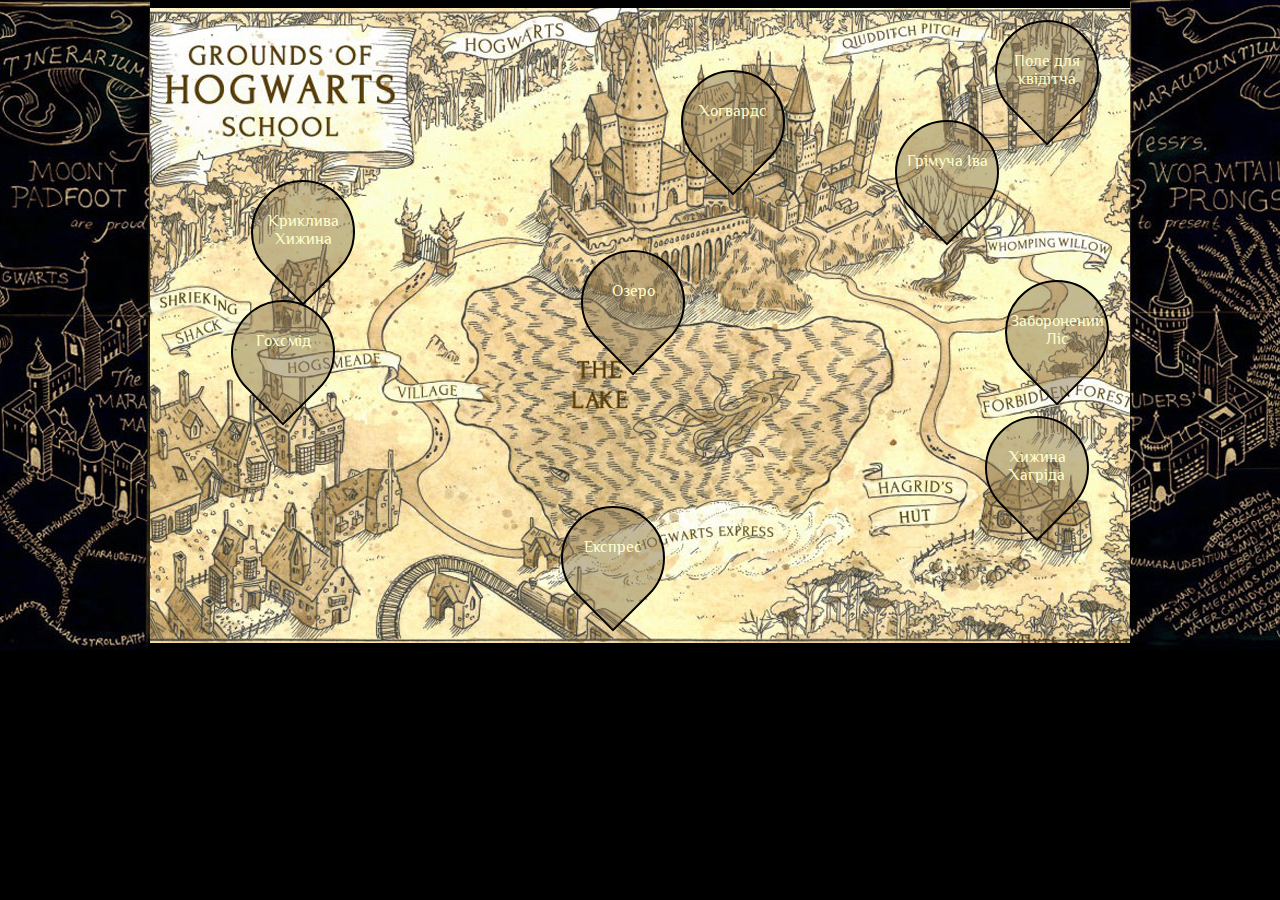
<file: indexes/11.01/index.html>
<!Doctype HTML>

<html>

	<head>
		<title>Map</title>
		<meta charset="utf-8">
		<link rel="stylesheet" href="style.css">
	</head>
	
	<body>
	<div style="position: relative; overflow: hidden;">
			<section class="map">
			<ul class="pointer">
				<li id="link1">
					<p>
						<a href="#link1_about">Хогвардс</a>
					</p>
				</li>
				<li id="link2">
					<p>
						<a href="#link2_about">Криклива Хижина</a>
					</p>
				</li>
				<li id="link3">
					<p>
						<a href="#link3_about">Гохсмід</a>
					</p>
				</li>
				<li id="link4">
					<p>
						<a href="#link4_about">Озеро</a>
					</p>
				</li>
				<li id="link5">
					<p>
						<a href="#link5_about">Експрес</a>
					</p>
				</li>
				<li id="link6">
					<p>
						<a href="#link6_about">Поле для квідітча</a>
					</p>
				</li>
				<li id="link7">
					<p>
						<a href="#link7_about">Грімуча Іва</a>
					</p>
				</li>
				<li id="link8">
					<p>
						<a href="#link8_about">Заборонений Ліс</a>
					</p>
				</li>
				<li id="link9">
					<p>
						<a href="#link9_about">Хижина Хагріда</a>
					</p>
				</li>
			</ul>
		</section>
		
		<div class="left_cover">
			<img src="images/left_cover.jpg">
		</div>
		
		<div class="right_cover">
			<img src="images/right_cover.jpg">
		</div>
	</div>
	<ul class="about">
		<li id="link1_about">
			<a href="#modal-close">Close</a>
			<p>Хогвартс є єдиною школою магії у Великобританії і Ірландії. У неї приймаються діти, які досягли 11 років і які мають магічними здібностями. Навчання триває 7 років. В кінці кожного року здаються іспити, але особливо важливі для майбутнього учнів іспити в кінці п'ятого і сьомого року (СОВ і ЖАБА).</p>
		</li>
		<li id="link2_about">
			<a href="#modal-close">Close</a>
			<p></p>
		</li>
		<li id="link3_about">
			<a href="#modal-close">Close</a>
			<p>Гогсмід (англ. Hogsmeade) - маленьке село, розташована недалеко від Хогвартса, єдиний населений пункт в Великобританії, де зовсім немає маглів. Заснована в середні століття Енгістом з Вудкрофта.</p>
		</li>
		<li id="link4_about">
			<a href="#modal-close">Close</a>
			<p>Чорне озеро (англ. Great Lake, or Black Lake) - гірське озеро в Шотландії на території Хогвартса. Є одним з магічних перешкод на шляху до Школи  (тому всіх першокурсників доставляють в перший раз в Хогвартс саме по воді) і притулком для численних чарівних мешканців.</p>
		</li>
		<li id="link5_about">
			<a href="#modal-close">Close</a>
			<p>«Хогвартс-експрес» (англ. Hogwarts Express) - спеціальний поїзд, покликаний червоним паровозом, призначений для доставки студентів Хогвартса до місця навчання і назад. Іноді «Хогвартс-експрес» доставляє до місця роботи нових викладачів</p>
		</li>
		<li id="link6_about">
			<a href="#modal-close">Close</a>
			<p>Квіддічне поле - трибуни глядачів розташовані на вежах, тому що основна дія розгортається в повітрі</p>
		</li>
		<li id="link7_about">
			<a href="#modal-close">Close</a>
			<p>Гримуча верба (англ. Whomping Willow, зустрічається також переклад «Дракучей верба») - дерево, посаджене в 1971 році на території Хогвартса. За словами професора Снейпа «є рідкісним екземпляром підвиду плакучих верб». Починає бити гілками будь-який предмет або живу істоту, яка мала необережність потрапити в «зону ураження».</p>
		</li>
		<li id="link8_about">
			<a href="#modal-close">Close</a>
			<p></p>
		</li>
		<li id="link9_about">
			<a href="#modal-close">Close</a>
			<p></p>
		</li>
	</ul>
	</body>

</html>
</file>
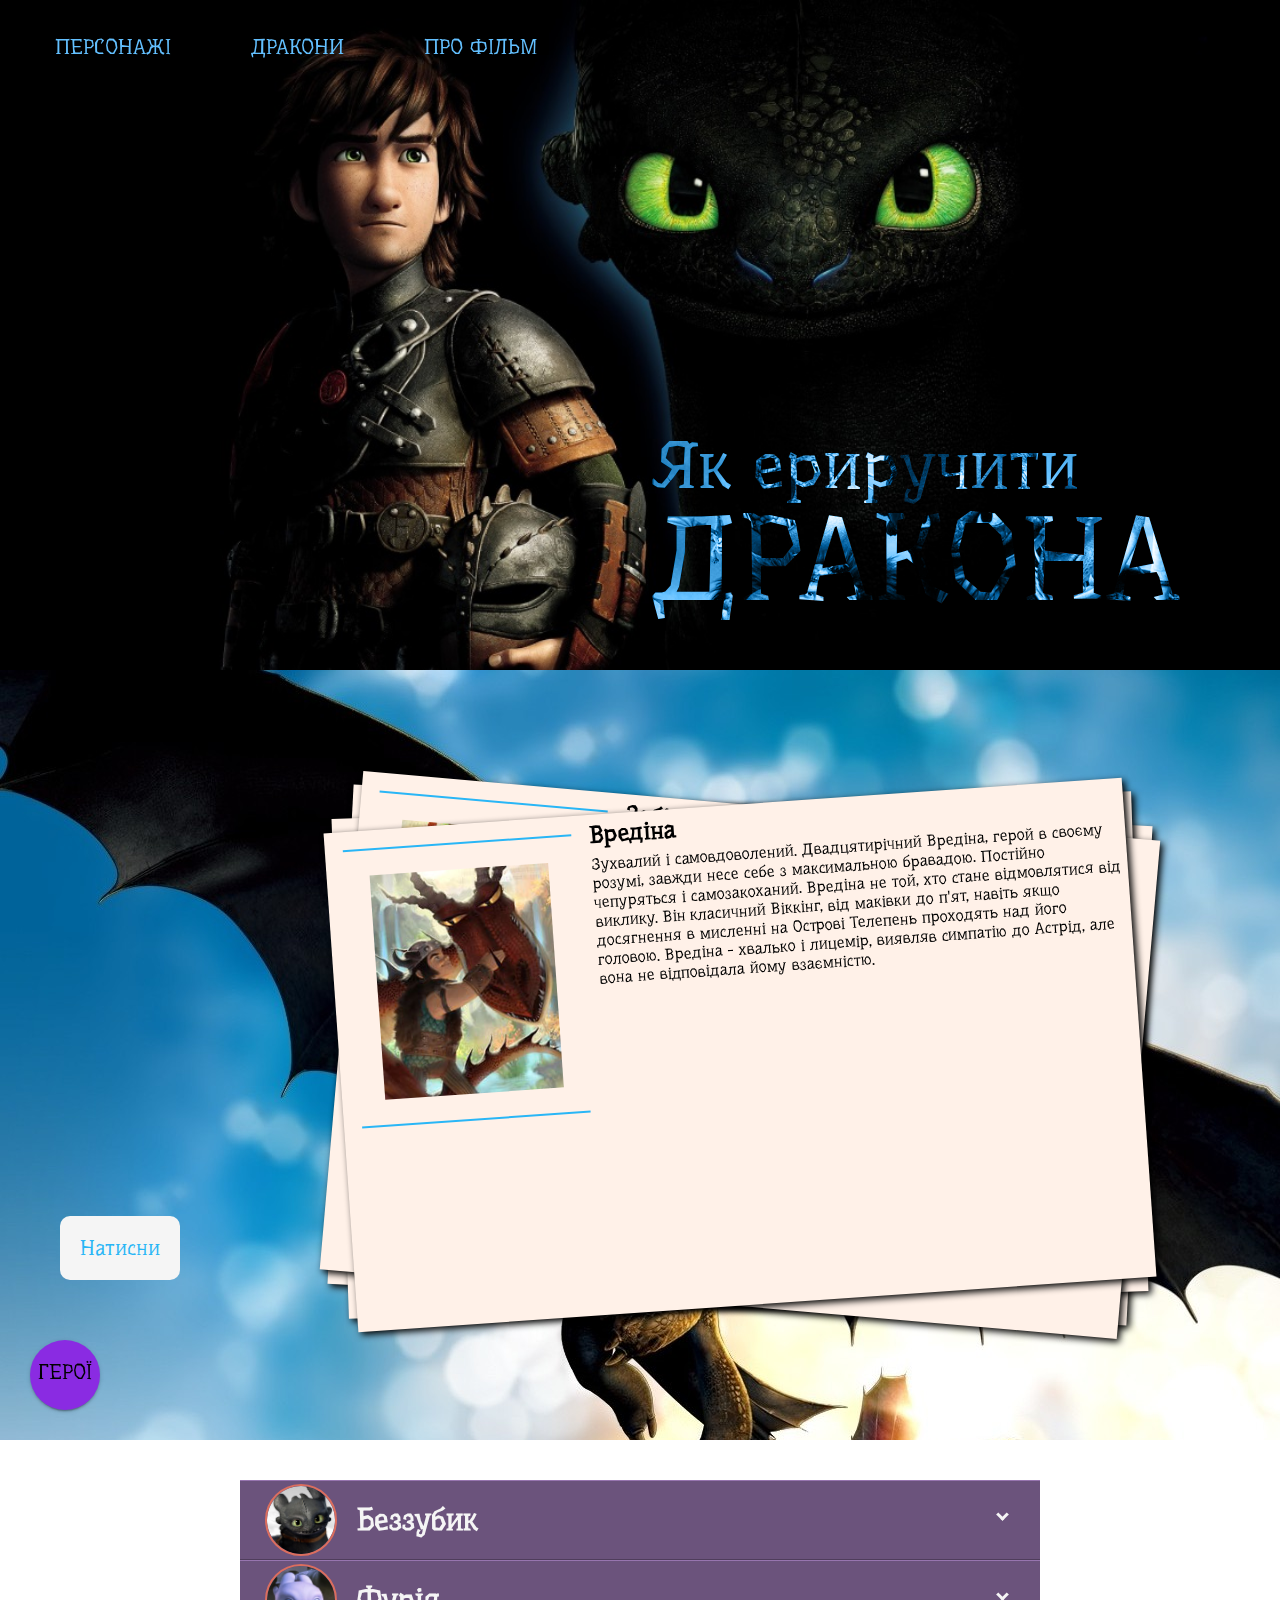
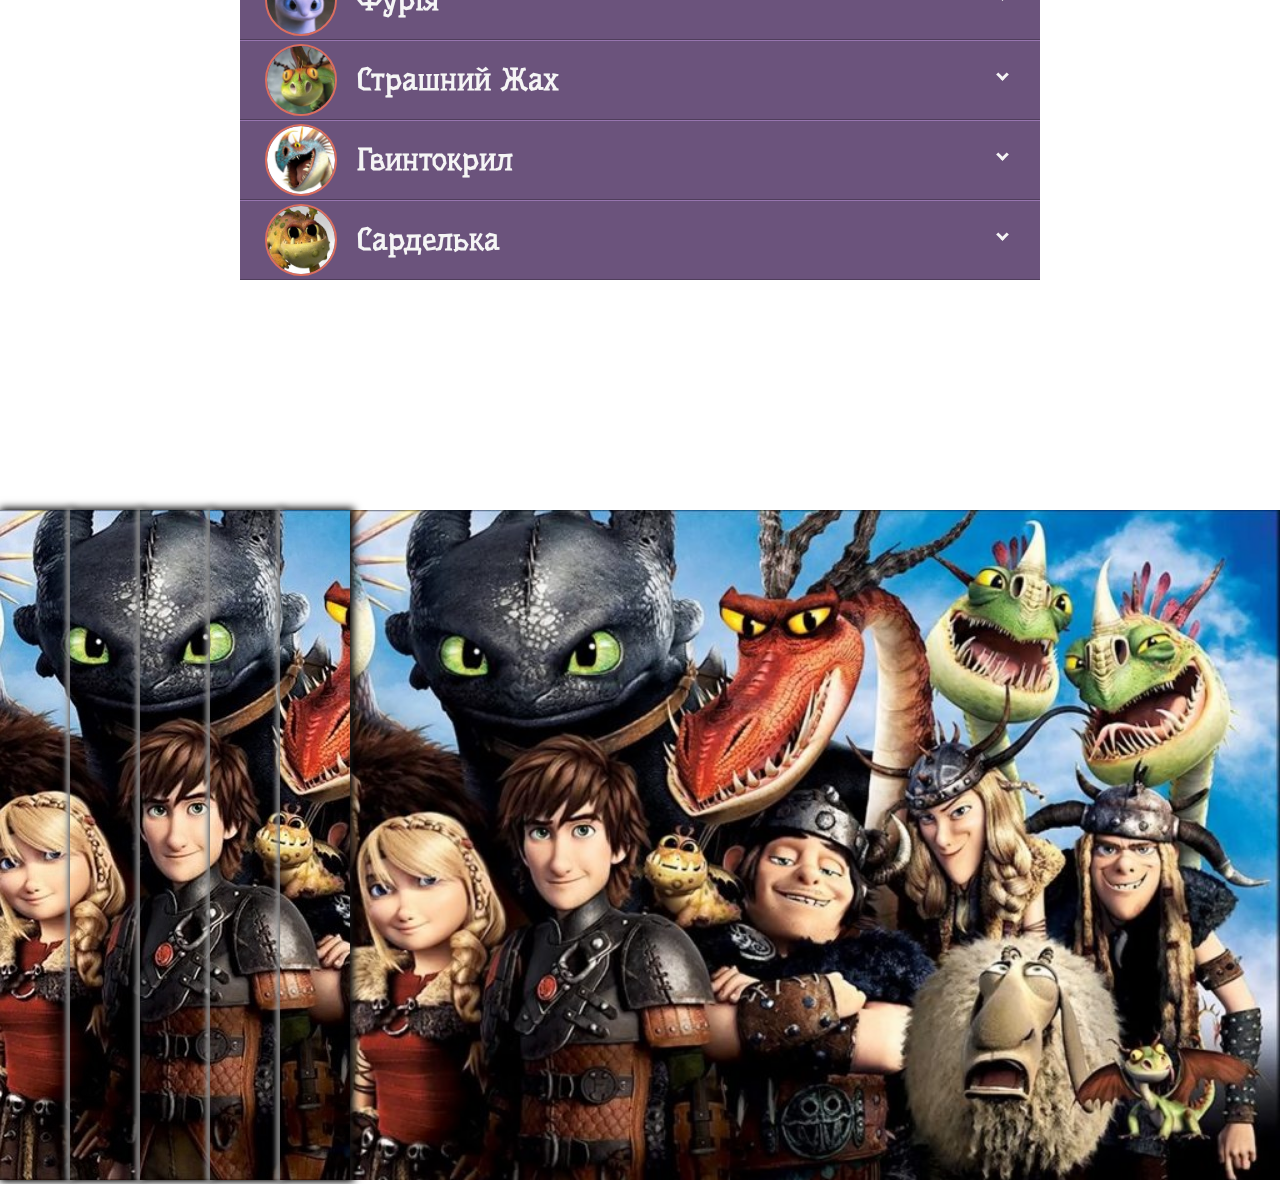
<file: indexes/dragon/index.html>
<!Doctype HTML>

<html>

	<head>
		<title>How to Train Your Dragon</title>
		<meta charset="utf-8">
		<link rel="stylesheet" href="style.css">
	</head>
	
	<body>
		<header>
			<nav>
				<ul>
					<li><a href="#">ПЕРСОНАЖІ</a></li>
					<li><a href="#">ДРАКОНИ</a></li>
					<li><a href="#">ПРО ФІЛЬМ</a></li>
				</ul>
			</nav>
			<p class="text_back">Як ериручити <br><span>ДРАКОНА</span></p>
			<p class="text_front">Як ериручити <br><span>ДРАКОНА</span></p>
		</header>
		<section class="about_characters">
			<div class="characters_menu">
				<div class="fab">
					<ul class="fab-buttons">
						<li class="fab-buttons_item">
							<a href="#Hiccup">
								<img src="images/Hiccup_label.png">
							</a>
						</li>
						<li class="fab-buttons_item">
							<a href="#Astrid">
								<img src="images/Astrid_label.png">
							</a>
						</li>
						<li class="fab-buttons_item">
							<a href="#Gruffnut">
								<img src="images/Gruffnut_label.png">
							</a>
						</li>
						<li class="fab-buttons_item">
							<a href="#Spitelout">
								<img src="images/Spitelout_label.png">
							</a>
						</li>
					</ul>
				<div class="fab-action-button">
					Герої
				</div>
				<div class="tooltip">Натисни</div>
				</div>
			</div>
			<div class="characters_container">
				<div class="character" id="Hiccup">
					<img src="images/Hiccup.jpg">
					<h2>Іккінг</h2>
					<p>Іккінг - природжений винахідник, конструктор і чудовий майстер, також має непогані навичками фехтування. На противагу своєму батькові і іншим вікінгам, він слабкий фізично, але розумний і, незважаючи на миршавий вигляд, вміє боротися зі страхом, що багато разів його виручало.</p>
				</div>
				<div class="character" id="Astrid">
					<img src="images/Astrid.jpg">
					<h2>Астрід</h2>
					<p>Астрід - саме втілення духу вікінгів. Вона розумна, рішуча і красива, її важко здивувати в силу її твердого характеру. Володіє неприборканим і незалежною вдачею. Під час підготовки до боротьби з драконами вона бажає тренуватися одна, але її гординя і запальність не завжди приносять удачу. Коли на тренуваннях Іккінга успішно приборкує драконів новим способом, не схожим на той, до якого звикли в племені, Астрід заздрить. Вона дуже любить свого дракона.</p>
				</div>
				<div class="character" id="Gruffnut">
					<img src="images/Gruffnut.jpg">
					<h2>Забіяка</h2>
					<p>Досить неуважна Забіякачасто роблять дурниці, за що має, м'яко кажучи, ненадійну репутацію в племені. Любить небезпеки і капосні жарти. По можливості подразнити інших членів драконячої команди.</p>
				</div>
				<div class="character" id="Spitelout">
					<img src="images/Spitelout.jpg">
					<h2>Вредіна</h2>
					<p>Зухвалий і самовдоволений. Двадцятирічний Вредіна, герой в своєму розумі, завжди несе себе з максимальною бравадою. Постійно чепуряться і самозакоханий. Вредіна не той, хто стане відмовлятися від виклику. Він класичний Віккінг, від маківки до п'ят, навіть якщо досягнення в мисленні на Острові Телепень проходять над його головою. Вредіна - хвалько і лицемір, виявляв симпатію до Астрід, але вона не відповідала йому взаємністю.</p>
				</div>
			</div>
		</section>

		<section class="about_dragons">
			<div class="accordion">
				<ul>
					<li>
						<input type="checkbox">
						<span></span>
						<div class="accordion_header">
							<img src="images/Toothless.png">
							<h2 class="title">Беззубик</h2>
						</div>
						<div class="accordion_msg">
							<img src="images/toothless_main.jpg">
							<p>Беззубик є одним з найрозумніших з усіх існуючих драконів, а почуттям гумору дуже нагадує Іккінга. Він негативно реагує на будь-які загрози, спрямовані на нього і його друзів. Зазвичай цей дракон дуже грайливий і любить побалуватися. Також він дуже цікавий.</p>
						</div>
					</li>
					<li>
						<input type="checkbox">
						<span></span>
						<div class="accordion_header">
							<img src="images/Light_Fury.png">
							<h2 class="title">Фурія</h2>
						</div>
						<div class="accordion_msg">
							<img src="images/Light_Fury_main.jpg">
							<p>Денна Фурія - це маловідомий і вкрай рідкісний вид драконів. Є окремим видом, хоча вони і схожі на Нічну фурію; досить сильний і красивий дракон, що належить класу: «Разючі».Денні Фурії, мабуть, один з найпрекрасніших і красивих видів драконів. Особливо виділяється білим мерехтливим забарвленням, світло-блакитними очима і абсолютно гладкою лускою, як ніби посипаної маленькими блискітками.</p>
						</div>
					</li>
					<li>
						<input type="checkbox">
						<span></span>
						<div class="accordion_header">
							<img src="images/Terrible_Terror.png">
							<h2 class="title">Страшний Жах</h2>
						</div>
						<div class="accordion_msg">
							<img src="images/Terrible_Terror_main.jpg">
							<p>Страшний Жах - це маленький, стайний, енергійний і товариський дракон, який належить до класу: «Кочегари». Швидше за все, їх прототипом є книжковий Беззубик. Моторошні остраху досить сильно поширені в природі. Їх часто можна зустріти на різних островах архіпелагу.</p>
						</div>
					</li>
					<li>
						<input type="checkbox">
						<span></span>
						<div class="accordion_header">
							<img src="images/Stormfly.png">
							<h2 class="title">Гвинтокрил</h2>
						</div>
						<div class="accordion_msg">
							<img src="images/Stormfly_main.jpg">
							<p>У Громгільди досить доброзичливий характер. Громгільда є вірним і люблячим по відношенню до Астрід драконом. Вона, також, здається, занадто любить Іккінга. Хоч вона дуже красива, але не настільки, як небезпечна.Як і всі Злісні Змійовики, Громгільда дуже красивий дракон і, на жаль, вона це знає. Вона має щедру дозу марнославства, яке характерно для її виду.</p>
						</div>
					</li>
					<li>
						<input type="checkbox">
						<span></span>
						<div class="accordion_header">
							<img src="images/Gronckle.png">
							<h2 class="title">Сарделька</h2>
						</div>
						<div class="accordion_msg">
							<img src="images/Gronckle_main.jpg">
							<p>Сарделька - мила і добра самка Громмеля. Вона дуже любить Рибьенога. Завдяки їй на йолопи зробили багато зброї з "Заліза Громелля". Зі своїм господарем любить грати в овцебол. А ще любить лизати п'яти Рибьенога перед сном. У неї смішне ім'я через хвоста який товщий ніж у інших Громелей.</p>
						</div>
					</li>
				</ul>
			</div>
		</section>
		<section class="about_film">
			<input type="radio" name="datas" id="data1">
			<label for="data1"><img src="images/piece3.jpg"></label>
			<div>
				<img src="images/about_1.jpg">
				<p>При анімації першої зустрічі Іккінга і Беззубіка є такий момент: камера плавно рухається справа наліво і видно, що око дракона закрите, потім на мить голову затуляє крило і коли камера зсувається ще вліво, око вже відкрите. Це насправді було помилкою анімації, настільки вдалою, що її так і залишили.</p>
			</div>
			<input type="radio" name="datas" id="data2">
			<label for="data2"><img src="images/piece2.jpg"></label>
			<div>
				<img src="images/about_2.jpg">
				<p>Більшість драконів намальовано за мотивами птахів і плазунів. Однак для Нічної Фурії натхненням послужила чорна пантера. Головний аніматор, який відповідав за Беззубика спеціально перед початком зйомок завів кішку і наділив Беззубика багатьма її рисами.</p>
			</div>
			<input type="radio" name="datas" id="data3">
			<label for="data3"><img src="images/piece1.jpg"></label>
			<div>
				<img src="images/about_3.jpg">
				<p>В одній з останніх сцен Іккінг повинен був прокинутися і виявити протез на нозі на самоті. Після перегляду цієї версії Стівеном Спілбергом, одним з його зауважень було, що дракон повинен бути в цей момент поруч і підтримати його перші кроки</p>
			</div>
			<input type="radio" name="datas" id="data4">
			<label for="data4"><img src="images/piece4.jpg"></label>
			<div>
				<img src="images/about_4.jpg">
				<p>В оригінальній версії Астрід не існує - сильний жіночий персонаж був введений для розвитку романтичної лінії і «разбавкі» чоловічій компанії (як і дівчинка-близнюк Забіяка, яка, до слова сказати, з цієї почесної роллю справляється слабо).</p>
			</div>
			<input type="radio" name="datas" id="data5">
			<label for="data5"><img src="images/piece5.jpg"></label>
			<div>
				<img src="images/about_5.jpg">
				<p>Нелегким завданням виявилося і створення образу Стоїка через велику кількість рослинності на обличчі. Здавалося абсолютно неможливим передати емоції вождя племені кошлатий Хуліганів, що було необхідною умовою розвитку сюжету в першій і другій частинах анімаційної саги. Команда DreamWorks Animation протягом багатьох годин вивчала виразу очей і руху вусів гномів з «Володаря кілець» і інших фільмів. Ця робота не залишилася непоміченою: глядачі запам'ятали Стоїка як сильного персонажа, що виражає свої емоції по більшій мірі жестами.</p>
			</div>
		</section>
	</body>

</html>
</file>
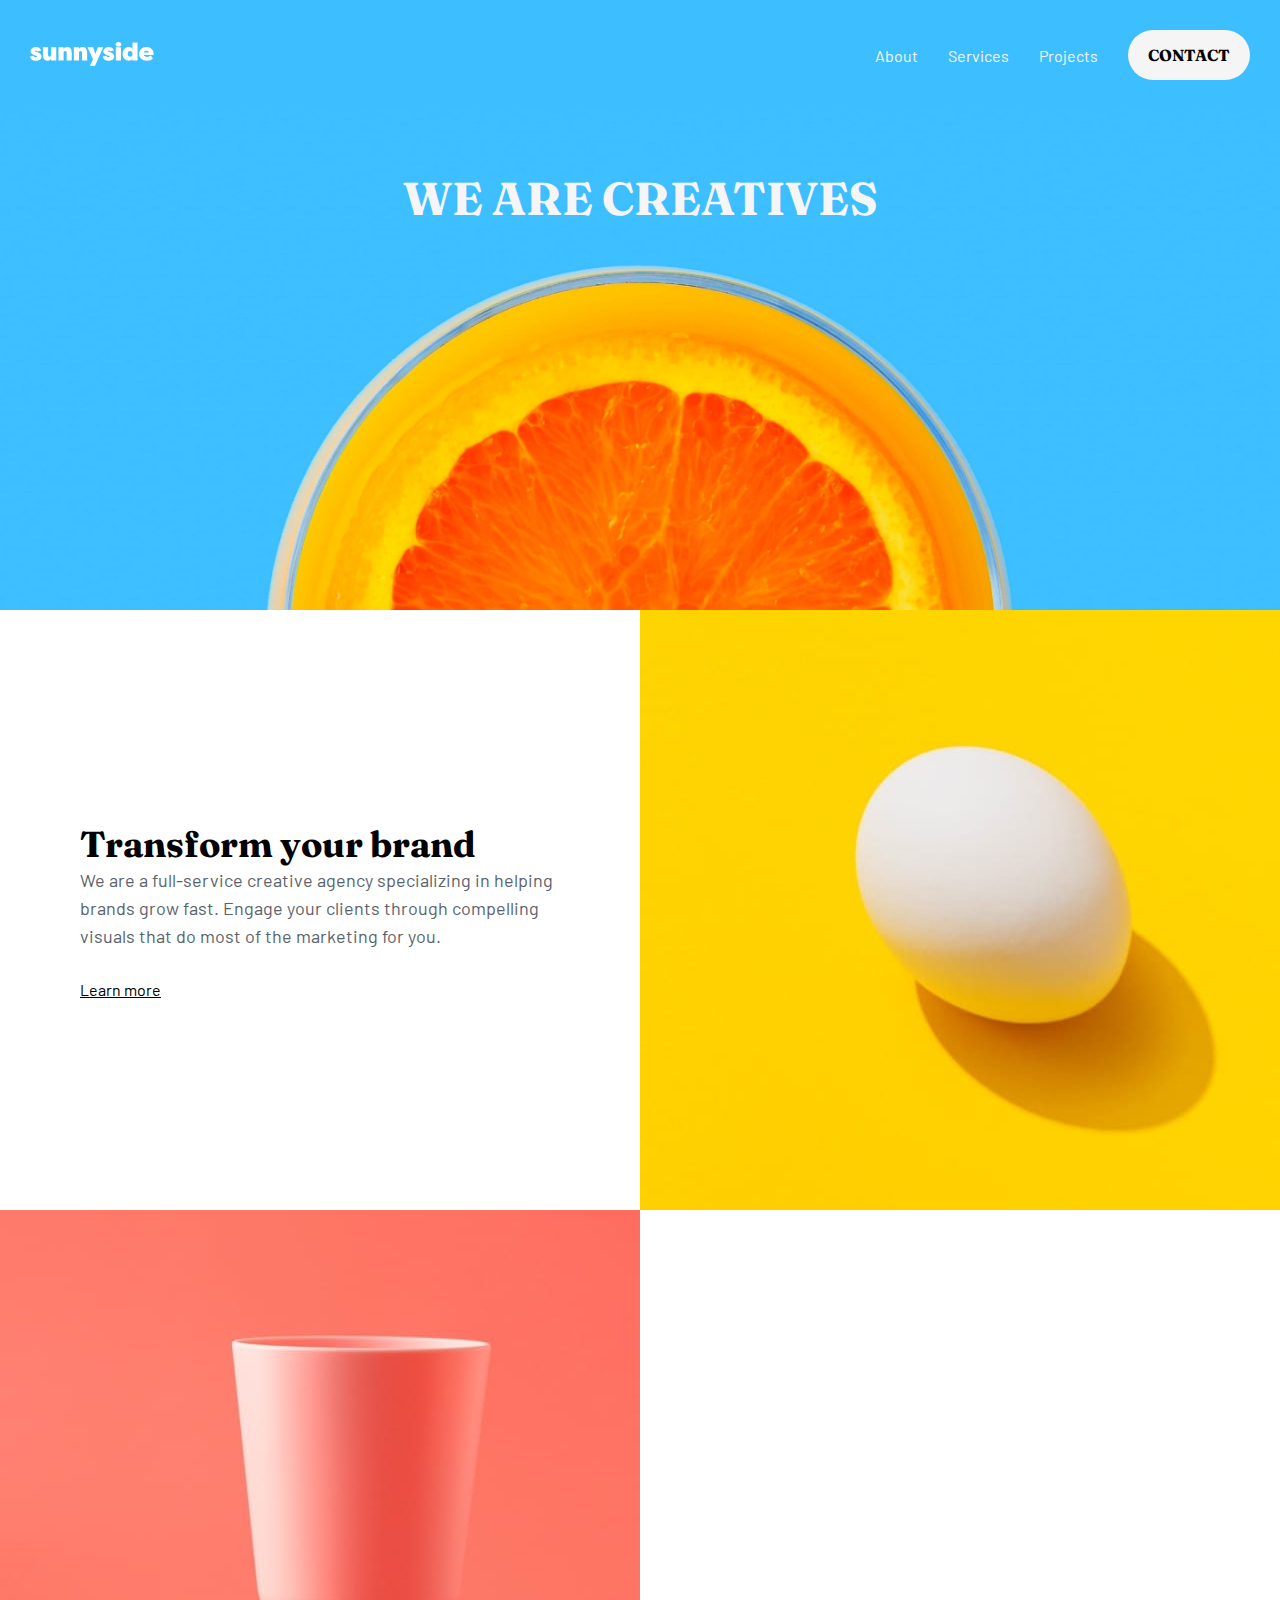
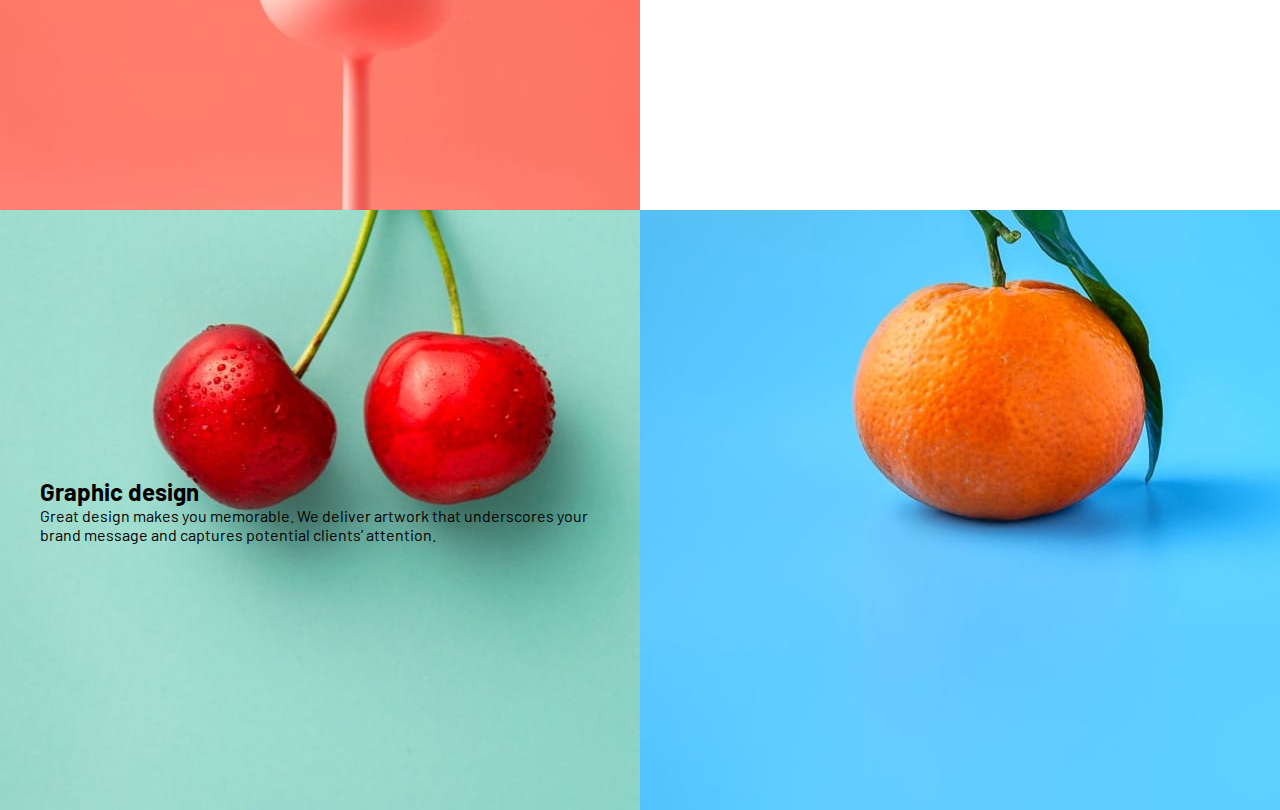
<file: indexes/Sunnyside/index.html>
<!DOCTYPE html>
<html lang="en">
  <head>
    <meta charset="UTF-8" />
    <title>Document</title>
	<link rel="stylesheet" href="style.css">
  </head>
  <body>
    <header>
        <div class="header-top">
            <div class="logo">
            <a href="#"><img src="sunnyside/images/logo.svg" alt="Logo"></a>
            </div>
            <nav>
                <ul>
                    <li>
                        <a href="#"><p>About</p></a>
                    </li>
                    <li>
                        <a href="#"><p>Services</p></a>
                    </li>
                    <li>
                        <a href="#"><p>Projects</p></a>
                    </li>
            </ul>
            </nav>
            <div class="header-link">
                <a href="#"><p>Contact</p></a>
            </div>
        </div>
        <div class="header-bottom">
            <h1>
                We are creatives
            </h1>
        </div>
    </header>
    <main>
        <div class="grid-contain">
            <div class="transofm">
                <h2>
                    Transform your brand
                </h2>
                <p>
                    We are a full-service creative agency specializing in helping brands grow fast. 
                    Engage your clients through compelling visuals that do most of the marketing for you.
                </p>
                <a href="#">Learn more</a>
            </div>
            <div class="transofm-img"></div>
            <div class="stand-img"></div>
            <div class="stand"></div>
            <div class="graficdesign">
                <h2>Graphic design</h2>
                <p>Great design makes you memorable. We deliver artwork that underscores your brand message and captures potential clients’ attention.</p></div>
            <div class="photography"></div>
        </div>
    </main>
</body>
</html>
</file>
<file: indexes/11.01/style.css>
@import url('https://fonts.googleapis.com/css?family=Neucha|Philosopher');

body{
	font-family: 'Philosopher', sans-serif;
	background-color: black;
}

*{
	margin:0;
	padding:0;
}

ul{
	list-style: none;
}

a{
	text-decoration: none;
	color: inherit;
}
.map{
	width: 1018px;
	height: 650px;
	background-image: url(images/map_background.jpg);
	background-repeat: no-repeat;
	background-position: center;
	margin: 0 auto;
	position: relative;
}
.left_cover{
	position: absolute;
	top: 0;
	left: -490px;
	width: 50%;
	text-align: right;
	animation: open_left 3s ease;
	background-color: black;
}
.right_cover{
	position: absolute;
	top: 0;
	right: -490px;
	width: 50%;
	animation: open_right 3s ease;
	background-color: black;
}

.pointer li{
	color: black;
	position:absolute;
	height: 100px;
	width: 100px;
	border-radius: 50% 50% 50% 0;
	background-color: rgba(137, 118, 80, 0.5);
	border: 2px solid black;
	transform: rotate(315deg);
}
.pointer li:hover{
	background-color: rgba(226,172,61,0.8);
}
.pointer li:hover a{
	color: #49402d;
}
.pointer p{
	transform: rotate(45deg);
	width: 100px;
	height: 70px;
	text-align: center;
	padding-top: 30px;
}
.pointer a{
	color: #ffffcd;
}
#link1{
	left: 550px;
	top:  70px
}
#link2{
 	top: 180px;
 	left: 120px;
}
#link3{
	top: 300px;
	left: 100px;
}
#link4{
	top: 250px;
	left: 450px;
}
#link5{
	bottom: 40px;
	left: 430px;
}
#link6{
	top: 20px;
	right: 50px;	
}
#link7{
	top: 120px;
	right: 150px;
}
#link8{
	top: 280px;
	right: 40px;	
}
#link9{
	bottom: 130px;
	right: 60px;
}
.about li{
	width: 550px;
	height: 550px;
	left: 50%;
	margin-bottom: -275px;
	margin-left: -275px;
	bottom: -550px;
	border-radius: 50%;
	background-color: rgba(250, 253, 102, 0.8);
	color: #49402d;
	font-size: 18pt;
	position: fixed;
	box-shadow: 4px 4px 10px 2px black;
	transform: scale(0.2);
	transition: transform 1s ease, opacity 1s ease;
}
.about a{
	float: right;
	width: 62px;
	height: 62px;
	border-radius: 50%;
	background-color: black;
	color: #ffffcd;
	font-size: 18px;
	display:flex;
	align-items: center;
	justify-content: center;
}
.about p{
	font-family: ;
	padding: 100px;
	width: 350px;
	height: 350px;
	border-radius: 50%;
}
#link1_about:target{
	bottom: 65%;
	opacity: 1;
	transform: scale(1);
}
#link1_about p:hover{
	opacity: 0;
	transition: opacity 1s linear;
}
#link1_about:hover{
	opacity: 1;
	background-image: url(images/590.jpg);
	background-repeat: no-repeat;
	background-size: cover;
	transition: opacity 1s ease;
}
#link2_about:target{
	bottom: 65%;
	opacity: 1;
	transform: scale(1);
}

#link3_about:target{
	bottom: 65%;
	opacity: 1;
	transform: scale(1);
}
#link4_about:target{
	bottom: 65%;
	opacity: 1;
	transform: scale(1);
}
#link5_about:target{
	bottom: 65%;
	opacity: 1;
	transform: scale(1);
}
#link5_about p:hover{
	opacity: 0;
	transition: opacity 1s linear;
}
#link5_about:hover{
	opacity: 1;
	background-image: url(images/1474308320_1_14.jpg);
	background-repeat: no-repeat;
	background-size: cover;
	transition: opacity 1s ease;
}
#link6_about:target{
	bottom: 65%;
	opacity: 1;
	transform: scale(1);
}
#link7_about:target{
	bottom: 65%;
	opacity: 1;
	transform: scale(1);
}
#link8_about:target{
	bottom: 65%;
	opacity: 1;
	transform: scale(1);
}
#link9_about:target{
	bottom: 65%;
	opacity: 1;
	transform: scale(1);
}
@keyframes open_left{
	0%, 50%{
		left: 0px;
	}
	100%{
		left: -490px;
	}
}
@keyframes open_right{
	0%, 50%{
		right: 0px;
	}
	100%{
		right: -490px;
	}
}
</file>
<file: indexes/dragon/style.css>
@import url('https://fonts.googleapis.com/css?family=Underdog&display=swap');

* {
	margin: 0;
	padding: 0;
	box-sizing: border-box;
}
ul{
	list-style: none;
}

body{
	font-family: 'Underdog', cursive;
}

.about_characters{
	height:770px;
	background-image: url(images/how-to-train-your-dragon-2.jpg);
	display: flex;
}
.characters_menu{
	width: 200px;
	position: relative;
}
.characters_container{
	flex-grow: 1;
	position: relative;
}
.fab{
	position: absolute;
	bottom: 30px;
	left: 30px;
	cursor: pointer;
}
.fab-action-button{
	width: 70px;
	height: 70px;
	background-color: blueviolet;
	border-radius: 50%;
	box-shadow: rgba(0, 0, 0, 0.14) 0px 2px 2px 0px, rgba(0, 0, 0, 0.12) 0px 1px 5px 0px, rgba(0, 0, 0, 0.2) 0px 3px 1px -2px;
	text-align: center;
	padding-top: 20px;
	font-size: 16pt;
	text-transform: uppercase;
	position: relative;
}
.fab-buttons_item{
	margin-bottom: 10px;
	width: 74px;
	height: 74px;
	border-radius: 50%;
	border: 2px solid black;
	position: relative;
}
.fab-buttons{
	display: none;
	margin-bottom: 50px;
}
.fab:hover .fab-buttons{
	display: block;
}
.fab:hover .fab-buttons_item{
	animation: label-a .5s linear;
}
@keyframes label-a{
	0%{
		transform: translateY(40px) scaleX(0) scaleY(0.5);
	}
	50%{
		transform: translateY(40px) scaleX(0.5) scaleY(1);
	}
	100%{
		transform: translateY(0) scaleX(1) scaleY(1);
	}
}
.fab-buttons_item::before{
	content: '';
	display: block;
	width: 100px;
	height: 30px;
	padding: 0 10px;
	background-color: black;
	color: whitesmoke;
	position: absolute;
	right: -130px;
	top: 20px;
	opacity: 0;
	transform: scale(0);
	transform-origin: left center;
	transition: all .5s linear;
}
.fab-buttons_item:hover::before{
	opacity: 1;
	transform: scale(1);
}
.fab-buttons_item:hover{
	box-shadow: 0px 0px 6px 2px black;
}
.fab-buttons_item:nth-of-type(1)::before{
	content: "Іккінг";
}
.fab-buttons_item:nth-of-type(2)::before{
	content: "Астрід";
}
.fab-buttons_item:nth-of-type(3)::before{
	content: "Забіяка";
}
.fab-buttons_item:nth-of-type(4)::before{
	content: "Вредіна";
}
.fab-action-button::before{
	content: '';
	display: block;
	width: 76px;
	height: 76px;
	border-radius: 50%;
	box-shadow: rgb(0, 169, 242) 0px 0px 0px 3px, rgb(168, 216, 237) 0px 0px 8px 2px;
	position: absolute;
	top: -3px;
	left: -3px;
	transform: scale(0);
	opacity: 0;
	transition: all .5s cubic-bezier(1, -1, 0, 2.08);
}
.fab:hover .fab-action-button::before{
	transform: scale(1);
	opacity: 1;
}
.fab:hover .fab-action-button{
	color: whitesmoke;
}
.tooltip{
	background-color: whitesmoke;
	color: #29B6F6;
	font-size: 16pt;
	padding: 20px;
	border-radius: 10px;
	position: absolute;
	left:30px;
	bottom: 130px;
	animation: jump 1s linear infinite alternate;
}
.tooltip::after{
	content: '';
	display: block;
	width: 40 px;
	height: 25px;
	background-color: whitesmoke;
	transform: skew(-60deg) skewX(15deg) rotate(100deg);
	position: absolute;
	left: -10px;
	bottom: 7px;
}
@keyframes jump{
	0%{
		transform: translateY(-30px);
	}
	100%{
		transform:translateY(30px)
	}
}
.fab:hover .tooltip{
	display: none;
}
.character{
	width: 800px;
	height: 500px;
	background-color: #FFF1E8;
	box-shadow: 3px 3px 7px black;
	position: absolute;
	top: 50%;
	left: 50%;
	margin-left: -400px;
	margin-top: -250px;
	z-index: 0;
}
.character img{
	float: left;
	border-top: #29B6F6 2px solid;
	border-bottom: #29B6F6 2px solid;
	padding: 25px;
	margin: 18px;
}
.character p{
	margin: 6px;
}
.character h2{
	margin: 6px;
}
#Hiccup{
	transform: rotate(3deg);
}
#Astrid{
	transform: rotate(-2deg);
}
#Gruffnut{
	transform: rotate(5deg);
}
#Spitelout{
	transform: rotate(-4deg);
}
#Hiccup:target{
	transform: rotate(0deg);
	z-index: 1;
	animation: up .5s cubic-bezier(1, -0.24, 0, 1.52);
}
#Astrid:target{
	transform: rotate(0deg);
	z-index: 1;
	animation: up .5s cubic-bezier(1, -0.24, 0, 1.52);
}
#Gruffnut:target{
	transform: rotate(0deg);
	z-index: 1;
	animation: up .5s cubic-bezier(1, -0.24, 0, 1.52);
}
#Spitelout:target{
	transform: rotate(0deg);
	z-index: 1;
	animation: up .5s cubic-bezier(1, -0.24, 0, 1.52);
}
.about_dragons{
	min-height: 670px;
	background-image: url(images/19200626.jpg);
	background-size: cover;
	background-repeat: no-repeat;
	background-attachment: fixed;
	padding: 40px;
}
.accordion{
	width: 800px;
	background-image: linear-gradient(11deg, rgba(71,102,255,0.7875525210084033) 0%, rgba(155,255,0,0.48503151260504207) 18%, rgba(131,255,57,0.5354516806722689) 31%, rgba(237,255,10,0.2329306722689075) 45%, rgba(197,38,210,0.5354516806722689) 55%, rgba(132,83,205,0.8547794117647058) 78%);
	margin: 0 auto;
}
.accordion_header{
	height: 80px;
	padding: 10px 25px;
	cursor: pointer;
	background-color: #6B537C;
	border-top: 1px solid #9775AF;
	border-bottom: 1px solid #4F3D5B;
	display: flex;
	align-items: center;
}
.accordion_header img{
	width: 72px;
	height: 72px;
	border-radius: 50%;
	border: 2px solid #DB6E5E;
}
.accordion_header h2{
	font-size: 30px;
	color: whitesmoke;
	padding-left: 20px;
}
.accordion_msg{
	overflow: hidden;
	max-height: 0;
	opacity: 0;
	transform: translate(0, 50%);
	transition: all .5s cubic-bezier(0.04, 2.14, 1, -1.86);
}
.accordion_msg img{
	float: right;
	padding:20px;
}
.accordion_msg p{
	padding: 20px;
	color: rgba(33, 44, 58, 0.8);
	font-size: 18px;
}
.accordion ul li input:checked ~ div.accordion_msg{
	max-height: 800px;
	opacity: 1;
	transform: translate(0,0);
	
}
.accordion ul li input{
	position: absolute;
	cursor: pointer;
	width: 100%;
	height: 80px;
	opacity: 0;
}
.accordion ul li{
	position: relative;
}
.accordion ul li span{
	display: block;
	width: 9px;
	height: 9px;
	position: absolute;
	top: 30px;
	right: 30px;
}
.accordion ul li span::before, .accordion ul li span::after{
	content: '';
	display: block;
	width: 3px;
	height: 9px;
	background-color: whitesmoke;
	transition: all .5s;
}
.accordion ul li span::before{
	transform: rotate(45deg) translate(3px, 0);
	position: absolute;
}
.accordion ul li span::after{ 
	transform: rotate(-45deg) translate(-3px, 0);
	position: absolute;
}
.accordion ul li input:checked ~ span::before{
	transform: rotate(45deg) translate(-3px, 0);
}
.accordion ul li input:checked ~  span::after{
	transform: rotate(-45deg) translate(3px, 0);
}
@keyframes up {
	0%{
		left: 50%;
	}
	50%{
		left: 45%;
	}
	100%{
		left: 50%;
	}
}
.about_film{
	height: 670px;
	background-image: url(images/poster-kak-priruchit-drakona.jpg);
	background-repeat: no-repeat;
	background-size: cover;
	display: flex;
}
.about_film input{
	display: none;
}
.about_film label{
	display: block;
	box-shadow: 2px 0 8px 2px black, -2px 0 5px 1px whitesmoke;
	cursor: pointer	;
}
.about_film div{
	width: 0;
	overflow: hidden;
	background-color: rgba(209, 238, 255, 0.8);
	transition: width 0.5s ease-in;
}
#data1:checked ~ div:nth-of-type(1){
	width: 100%;
}
#data2:checked ~ div:nth-of-type(2){
	width: 100%;
}
#data3:checked ~ div:nth-of-type(3){
	width: 100%;
}
#data4:checked ~ div:nth-of-type(4){
	width: 100%;
}
#data5:checked ~ div:nth-of-type(5){
	width: 100%;
}
.about_film div img{
	padding: 30px;
}
.about_film div p{
	padding: 30px;
	font-size: 16pt;
}
div:nth-of-type(3) img,
div:nth-of-type(4) img{
	float: left;
}
header{
	height: 670px;
	background-image: url(images/618502.jpg);
	background-size: cover;
	position: relative;
}
nav{
	position: absolute;
	top: 15px;
	left: 15px;
}
nav ul{
	display: flex;
}
nav li{
	margin: 20px 40px;
	font-size: 16pt;
	position: relative;
}
nav li a{
	text-decoration: none;
	color: #63C0FF;
	display: block;
	z-index: 2;
	position: relative;
	transition: color 0.3s linear;
}
nav li::before{
	content: "";
	display: block;
	position: absolute;
	top:0;
	left: 0;
	width: 100%;
	height: 0%;
	background-color: #63C0FF;
	transition: height 0.3s linear;
	z-index: 1;
}
nav li::after{
	content: "";
	display: block;
	position: absolute;
	top: 50%;
	left: 50%;
	transform: translate(-50%, -50%);
	width: 0%;
	height: 120%;
	border-top: 2px solid #63C0FF;
	border-bottom: 2px solid #63C0FF;
	transition: width 0.3s linear;
	z-index: 1;
}
nav li:hover::before{
	height: 100%;;
}
nav li:hover::after{
	width: 100%;
}
nav li:hover a{
	color: black;
}
.text_back{
	position: absolute;
	bottom: 50px;
	right: 100px;
	font-size: 50pt;
	line-height: 1;
	color: #63C0FF;
	background-image: url(images/poster-kak.jpg);
	background-size: cover;
	-webkit-background-clip: text;
	-webkit-text-fill-color: transparent;

}
header span{
	font-size: 90pt;
}

.text_front{
	position: absolute;
	bottom: 50px;
	right: 100px;
	font-size: 50pt;
	line-height: 1;
	color: #63C0FF;
	mix-blend-mode: color;
}
</file>
<file: indexes/Sunnyside/style.css>
@import url('https://fonts.googleapis.com/css2?family=Barlow:ital,wght@0,100;0,200;0,300;0,400;0,500;0,600;0,700;0,800;0,900;1,100;1,200;1,300;1,400;1,500;1,600;1,700;1,800;1,900&family=Fraunces:ital,opsz,wght@0,9..144,100..900;1,9..144,100..900&display=swap');
*{
    margin: 0;
    padding: 0;
}
body{
    font-family: "Barlow", serif;
}
h1{
    font-family: "Fraunces", serif;
    font-size: 46px;
    text-align: center;
    text-transform: uppercase;
    color: whitesmoke;
    padding-top: 60px;
}
header{
    background-color: #3DBEFF;
}
.logo{
    margin-right: auto;
}
.header-top{
    display: flex;
    justify-content: flex-end;
    padding: 30px;
    align-items: center;
}

.header-bottom p{
    color: black;
}
nav ul{
    color: whitesmoke;
    list-style: none;
    display: flex;
    gap: 30px;
}
.header-link a{
    font-family: "Fraunces", serif;
    font-weight: 700;
    text-transform: uppercase;
}
a{
    text-decoration: none;
    color: inherit;
}
.header-link{
    background-color: whitesmoke;
    margin-left: 30px;
    padding: 15px  20px;
    border-radius: 30px;
}
.header-link:hover{
    background-color: lightslategray;
    color: azure;
}
.header-bottom{
    background-image: url(sunnyside/images/image-header.jpg);
    background-repeat: no-repeat;
    background-position: center bottom;
    height: 500px;
    background-size: cover;
}
.grid-contain{
    display: grid;
    grid-template-columns: repeat(2,1fr);
    grid-template-rows: repeat(3,600px);
    grid-area: auto;
}
.transofm{
    display: flex;
    justify-content: center;
    flex-direction: column;
    padding: 0 80px;
}
.transofm h2{
    font-family: "Fraunces", serif;
    font-size: 36px;
}
.transofm p{
    color: #5A636C;
    line-height: 28px;
    font-size: 18px;
    padding-bottom: 30px;
}
.transofm-img{
    background-image: url(sunnyside/images/image-transform.jpg);
    background-repeat: no-repeat;
    background-size: cover;
}
.transofm a{
    text-decoration: underline;
    text-decoration-color: rgba(255,);
}
.stand-img{
    background-image: url(sunnyside/images/image-stand-out.jpg);
    background-repeat: no-repeat;
    background-size: cover;
}
.graficdesign{
    background-image: url(sunnyside/images/image-graphic-design.jpg);
    background-repeat: no-repeat;
    display: flex;
    justify-content: center;
    flex-direction: column;
    padding: 0 40px;
}
.photography{
    background-image: url(sunnyside/images/image-photography.jpg);
    background-repeat: no-repeat;
    background-size: cover;
}
</file>
